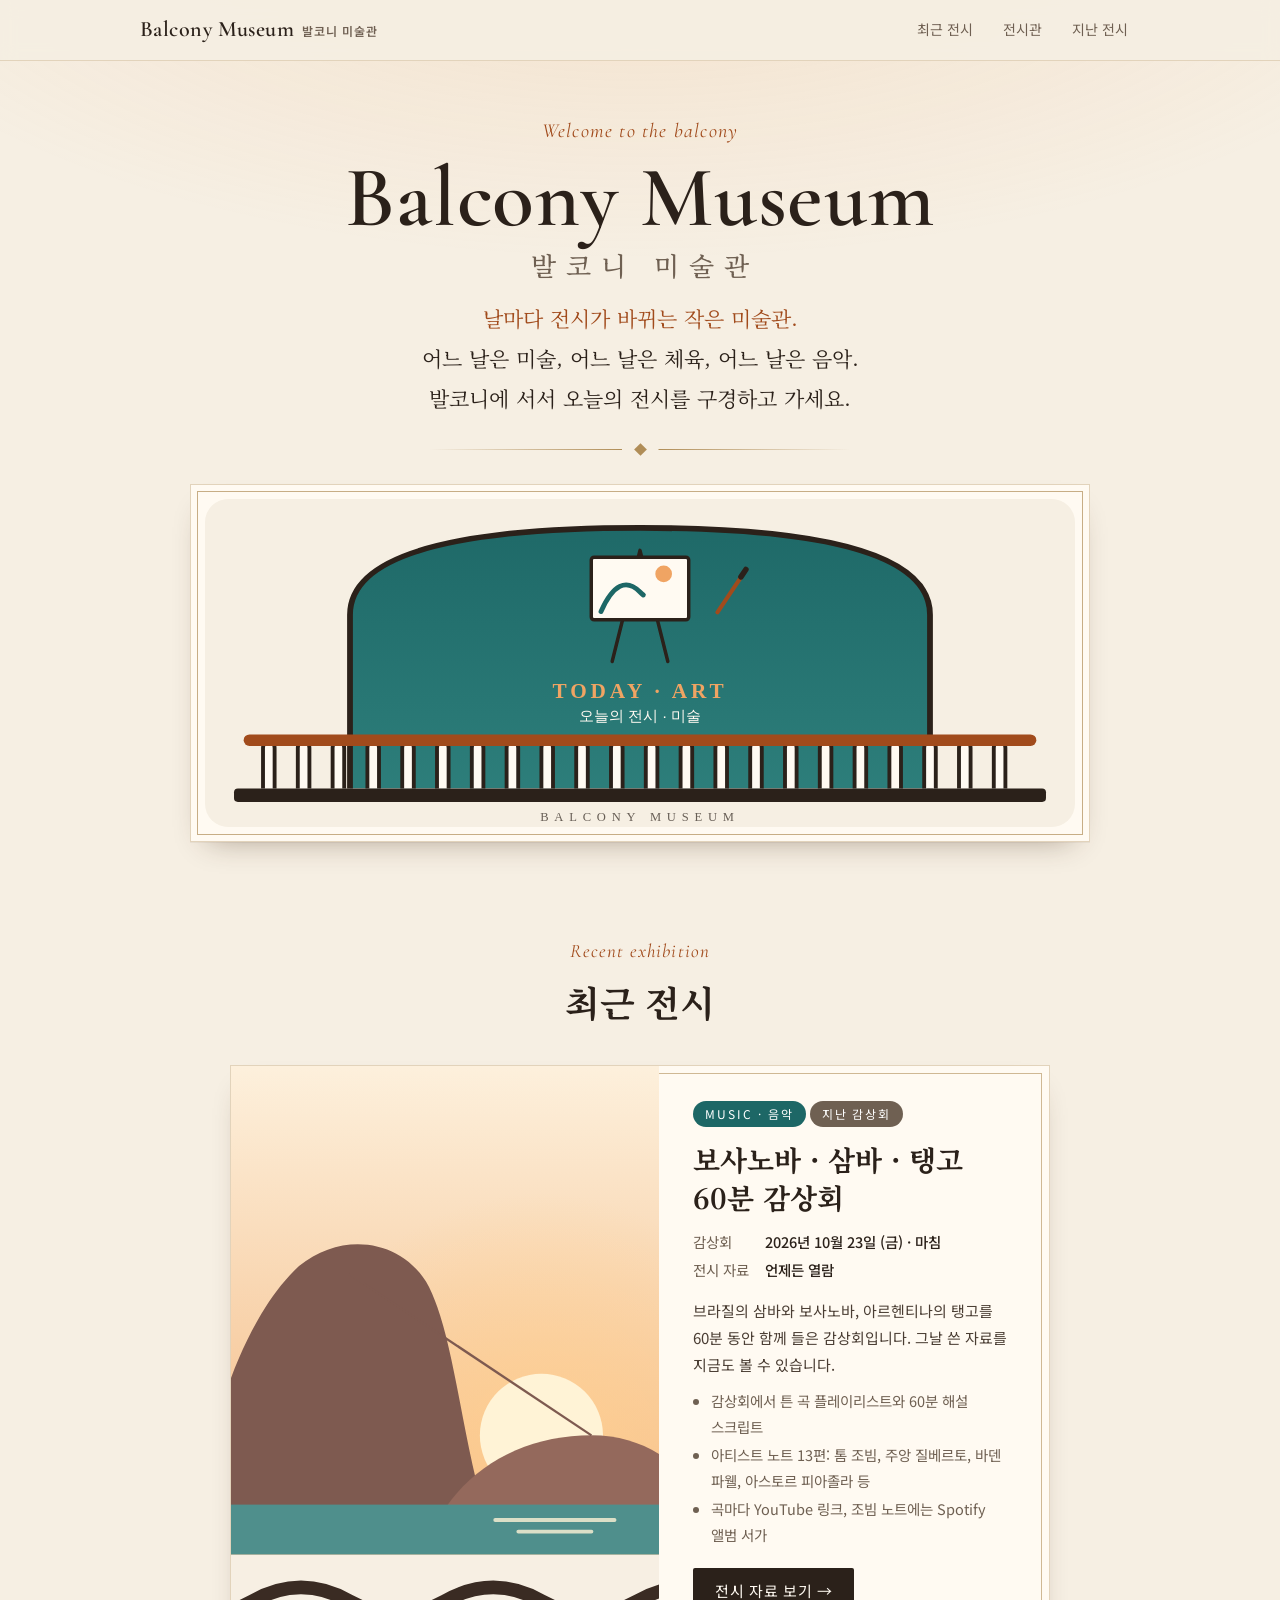
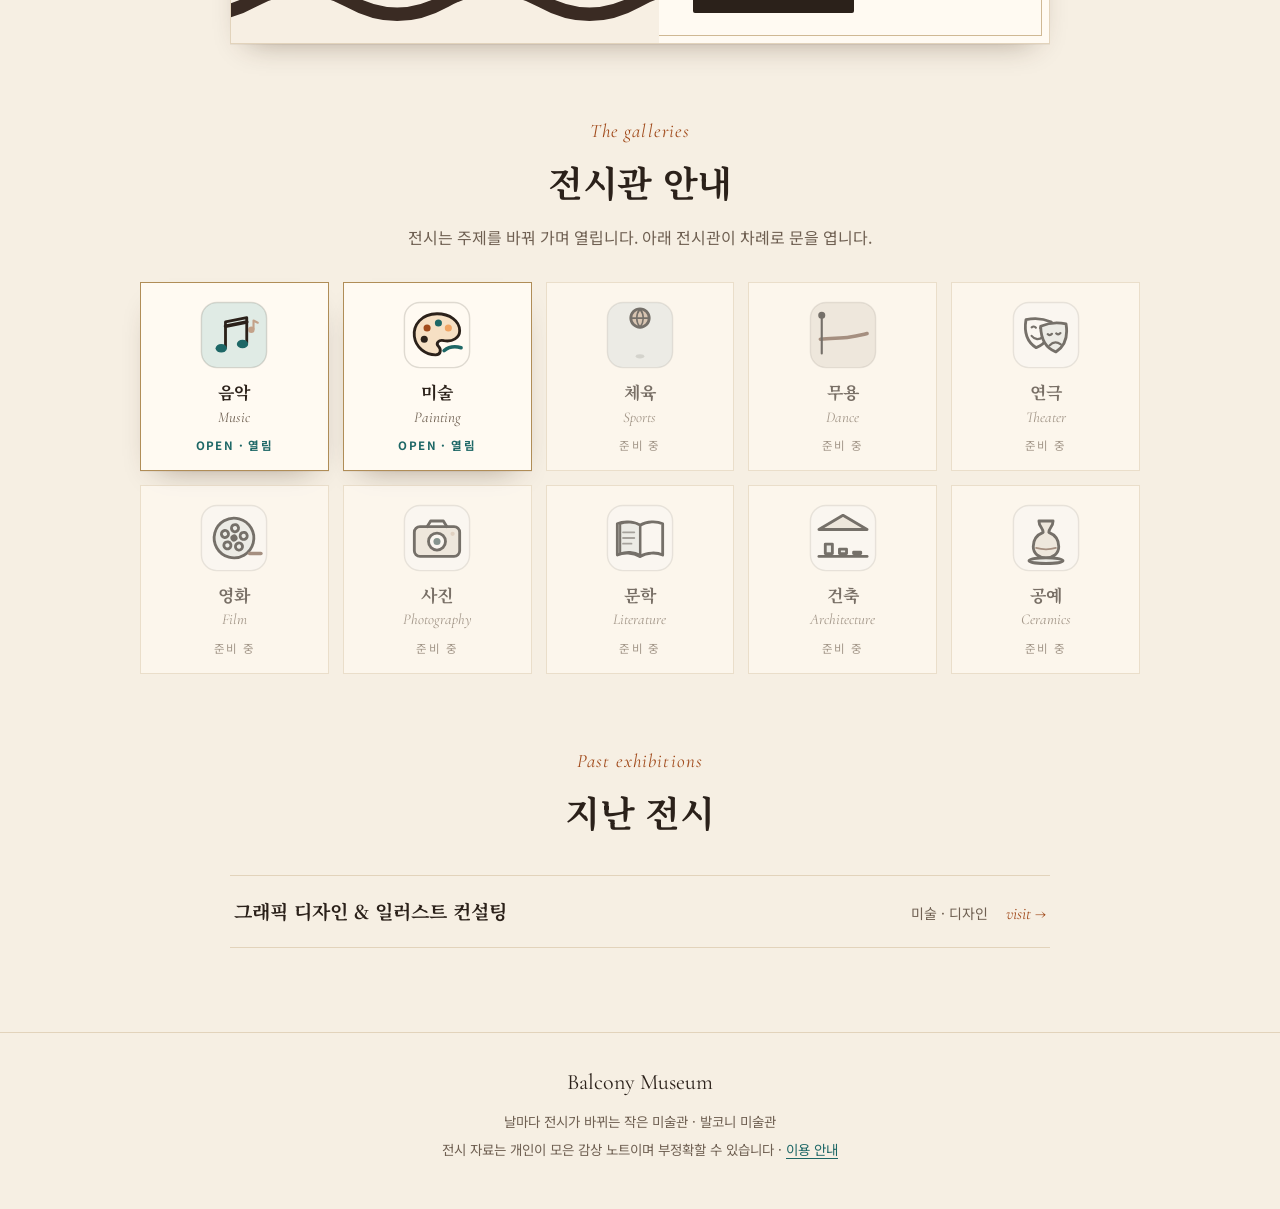
<file: index.html>
<!doctype html>
<html lang="ko">
<head>
<meta charset="utf-8">
<script>
// 예전에 공유된 보사노바 감상회 링크(balconymuseum.com/#/tracks, #/doc/..., #program 등)를 새 주소로 넘긴다.
(function () {
  var h = location.hash;
  if (!h) return;
  if (/^#\//.test(h) || /^#(program|tracks|artists|docs|check)(\/|$)/.test(h)) {
    if (h.charAt(1) !== "/") h = "#/" + h.slice(1);
    location.replace("/exhibits/bossa-nova/" + h);
  }
})();
</script>
<meta name="viewport" content="width=device-width,initial-scale=1">
<title>Balcony Museum · 발코니 미술관</title>
<meta name="description" content="날마다 전시가 바뀌는 작은 미술관. 어느 날은 미술, 어느 날은 체육, 어느 날은 음악. 최근 전시는 보사노바·삼바·탱고 60분 감상회입니다.">
<meta name="robots" content="noai, noimageai">
<meta name="theme-color" content="#f6efe3">
<meta property="og:title" content="Balcony Museum · 발코니 미술관">
<meta property="og:description" content="날마다 전시가 바뀌는 작은 미술관">
<meta property="og:type" content="website">
<link rel="canonical" href="https://balconymuseum.com/">
<link rel="icon" href="favicon.svg" type="image/svg+xml">
<link rel="icon" href="favicon.ico" sizes="any">
<link rel="apple-touch-icon" href="apple-touch-icon.png">
<link rel="preconnect" href="https://fonts.googleapis.com"><link rel="preconnect" href="https://fonts.gstatic.com" crossorigin>
<link href="https://fonts.googleapis.com/css2?family=Cormorant+Garamond:ital,wght@0,500;0,600;1,500&family=Noto+Sans+KR:wght@400;500;700&family=Noto+Serif+KR:wght@500;700&display=swap" rel="stylesheet">
<style>
:root{
  --bg:#f6efe3; --paper:#fffaf2; --ink:#2b211a; --muted:#6f6052; --line:#e2d3bb;
  --rust:#a14b1c; --teal:#1d6766; --sun:#f0a463; --gold:#b08d57;
  --shadow:0 1px 0 rgba(60,35,15,.05),0 14px 30px -18px rgba(60,35,15,.45);
  --latin:"Cormorant Garamond","Iowan Old Style",Georgia,serif;
  --serif:"Noto Serif KR","Iowan Old Style",Georgia,serif;
  --sans:"Noto Sans KR",-apple-system,"Segoe UI","Apple SD Gothic Neo","Malgun Gothic",sans-serif;
}
*{box-sizing:border-box}
html{scroll-behavior:smooth;scroll-padding-top:72px}
body{margin:0;background:var(--bg);color:var(--ink);font:16px/1.8 var(--sans);-webkit-font-smoothing:antialiased}
body::before{content:"";position:fixed;inset:0;pointer-events:none;background:radial-gradient(1200px 500px at 50% -10%,rgba(240,164,99,.18),transparent 70%)}
a{color:var(--teal);text-underline-offset:3px}
a:focus-visible{outline:2px solid var(--teal);outline-offset:3px;border-radius:4px}
.skip{position:absolute;left:-999px}.skip:focus{left:16px;top:8px;z-index:99;background:var(--paper);padding:6px 10px}
.wrap{max-width:1040px;margin:0 auto;padding:0 20px;position:relative}

/* 상단 메뉴 */
nav.top{position:sticky;top:0;z-index:20;background:color-mix(in srgb,var(--bg) 90%,transparent);backdrop-filter:blur(8px);border-bottom:1px solid var(--line)}
nav.top .wrap{display:flex;align-items:center;gap:6px;padding-top:10px;padding-bottom:10px;overflow-x:auto;scrollbar-width:none}
.brand{font-family:var(--latin);font-weight:600;font-size:22px;letter-spacing:.02em;color:var(--ink);text-decoration:none;margin-right:auto;white-space:nowrap}
.brand small{font-family:var(--sans);font-size:12px;color:var(--muted);letter-spacing:.08em;margin-left:8px}
nav.top a.n{white-space:nowrap;color:var(--muted);text-decoration:none;font-size:14px;padding:4px 12px;border-radius:99px}
nav.top a.n:hover{background:rgba(29,103,102,.1);color:var(--teal)}

/* 히어로: 액자에 걸린 배너 */
.hero{text-align:center;padding:52px 0 30px}
.eyebrow{font-family:var(--latin);font-style:italic;font-size:20px;color:var(--rust);letter-spacing:.06em;margin:0}
h1{font-family:var(--latin);font-weight:600;font-size:clamp(44px,9vw,86px);line-height:1.02;letter-spacing:.01em;margin:6px 0 4px}
h1 span{display:block;font-family:var(--serif);font-weight:500;font-size:clamp(18px,3vw,26px);letter-spacing:.38em;color:var(--muted);margin-top:10px;padding-left:.38em}
.lede{font-family:var(--serif);font-size:clamp(17px,2.4vw,21px);max-width:620px;margin:20px auto 0;line-height:1.9}
.lede em{font-style:normal;color:var(--rust)}
.lede,.sec-h p,.plaque p,.plaque li,.plaque h3{word-break:keep-all;overflow-wrap:break-word}
.orn{display:flex;align-items:center;justify-content:center;gap:14px;margin:26px auto 30px;color:var(--gold);max-width:420px}
.orn::before,.orn::after{content:"";height:1px;flex:1;background:linear-gradient(90deg,transparent,var(--gold))}
.orn::after{transform:scaleX(-1)}
.orn i{width:9px;height:9px;background:var(--gold);transform:rotate(45deg);display:block}
.frame{max-width:900px;margin:0 auto;padding:14px;background:var(--paper);border:1px solid var(--line);box-shadow:var(--shadow);position:relative}
.frame::before{content:"";position:absolute;inset:6px;border:1px solid var(--gold);opacity:.7;pointer-events:none}
.frame img{display:block;width:100%;height:auto}

/* 섹션 공통 */
section.block{padding:62px 0 8px}
.sec-h{text-align:center;margin-bottom:30px}
.sec-h .k{font-family:var(--latin);font-style:italic;color:var(--rust);font-size:19px;letter-spacing:.06em;margin:0;max-width:none}
.sec-h h2{font-family:var(--serif);font-weight:700;font-size:clamp(26px,4vw,36px);margin:2px 0 0;letter-spacing:-.01em}
.sec-h p{color:var(--muted);margin:8px auto 0;max-width:560px}

/* 최근 전시: 안내판 */
.plaque{max-width:820px;margin:0 auto;background:var(--paper);border:1px solid var(--line);box-shadow:var(--shadow);position:relative;display:grid;grid-template-columns:1.1fr 1fr}
.plaque::before{content:"";position:absolute;inset:7px;border:1px solid var(--gold);opacity:.6;pointer-events:none}
.plaque .art{background:linear-gradient(180deg,#fdf0dc,#f6c595 65%,#ee9f6c);display:grid;place-items:center;min-height:240px;position:relative;overflow:hidden}
.plaque .art svg{width:100%;height:100%;position:absolute;inset:0}
.plaque .txt{padding:32px 34px 30px}
.tag.past-tag{background:var(--muted)}
.tag{display:inline-block;font-size:12px;letter-spacing:.16em;text-transform:uppercase;color:#fff;background:var(--teal);padding:2px 12px;border-radius:99px}
.plaque h3{font-family:var(--serif);font-size:clamp(22px,3vw,28px);line-height:1.35;margin:14px 0 4px}
.facts{display:grid;grid-template-columns:auto 1fr;gap:2px 16px;margin:12px 0 14px;font-size:14.5px}
.facts dt{color:var(--muted)}.facts dd{margin:0;font-weight:500}
.plaque p{margin:0 0 10px;font-size:15px;color:#4a3d33}
.plaque ul{margin:0 0 20px;padding-left:18px;font-size:14.5px;color:var(--muted)}
.plaque li{margin:2px 0}
.btn{display:inline-block;background:var(--ink);color:var(--paper);text-decoration:none;padding:9px 22px;border-radius:2px;font-size:15px;letter-spacing:.04em;transition:background .2s,transform .2s}
.btn:hover{background:var(--rust);transform:translateY(-1px)}

/* 전시관 안내 */
.wings{list-style:none;margin:0;padding:0;display:grid;grid-template-columns:repeat(5,1fr);gap:14px}
.wing{background:var(--paper);border:1px solid var(--line);text-align:center;padding:18px 8px 14px;position:relative;transition:transform .25s,box-shadow .25s}
.wing img{width:68px;height:68px;display:block;margin:0 auto 8px}
.wing b{display:block;font-family:var(--serif);font-size:17px}
.wing small{display:block;font-family:var(--latin);font-style:italic;color:var(--muted);font-size:15px;line-height:1.3}
.wing .st{display:block;margin-top:8px;font-size:11.5px;letter-spacing:.12em;text-transform:uppercase;color:var(--muted)}
.wing.soon{opacity:.62}
.wing.soon img{filter:grayscale(.65)}
.wing.open{border-color:var(--gold);box-shadow:var(--shadow)}
.wing.open .st{color:var(--teal);font-weight:700}
.wing.open a{position:absolute;inset:0}
.wing.open:hover{transform:translateY(-3px)}

/* 지난 전시 */
.past{max-width:820px;margin:0 auto;list-style:none;padding:0}
.past li a{display:flex;align-items:baseline;gap:18px;padding:18px 4px;border-top:1px solid var(--line);border-bottom:1px solid var(--line);text-decoration:none;color:var(--ink);transition:background .2s,padding .2s}
.past li a:hover{background:rgba(176,141,87,.12);padding-left:14px}
.past .t{font-family:var(--serif);font-size:19px;font-weight:700}
.past .m{color:var(--muted);font-size:14px;margin-left:auto;white-space:nowrap}
.past .go{color:var(--rust);font-family:var(--latin);font-style:italic;font-size:17px}

footer{margin-top:76px;border-top:1px solid var(--line);padding:30px 20px 44px;text-align:center;color:var(--muted);font-size:13.5px}
footer .brand2{font-family:var(--latin);font-size:22px;color:var(--ink);display:block;margin-bottom:6px}
footer p{margin:4px 0}

/* 입장 애니메이션 */
@keyframes rise{from{opacity:0;transform:translateY(14px)}to{opacity:1;transform:none}}
.hero > *,.frame,.plaque,.wings,.past{animation:rise .8s both}
.hero .lede{animation-delay:.1s}.frame{animation-delay:.2s}.plaque{animation-delay:.1s}
@media (prefers-reduced-motion:reduce){html{scroll-behavior:auto}*{animation:none!important;transition:none!important}}

@media (max-width:860px){.wings{grid-template-columns:repeat(3,1fr)}.plaque{grid-template-columns:1fr}.plaque .art{min-height:170px}}
@media (max-width:560px){.wings{grid-template-columns:repeat(2,1fr)}.plaque .txt{padding:26px 22px}.past li a{flex-wrap:wrap;gap:4px 14px}.past .m{margin-left:0}.brand small{display:none}}
</style>
</head>
<body>
<a class="skip" href="#main">본문으로 바로가기</a>
<nav class="top" aria-label="주 메뉴"><div class="wrap">
  <a class="brand" href="/">Balcony Museum<small>발코니 미술관</small></a>
  <a class="n" href="#now">최근 전시</a>
  <a class="n" href="#wings">전시관</a>
  <a class="n" href="#past">지난 전시</a>
</div></nav>

<main id="main">
<header class="hero"><div class="wrap">
  <p class="eyebrow">Welcome to the balcony</p>
  <h1>Balcony Museum<span>발코니 미술관</span></h1>
  <p class="lede"><em>날마다 전시가 바뀌는 작은 미술관.</em><br>어느 날은 미술, 어느 날은 체육, 어느 날은 음악.<br>발코니에 서서 오늘의 전시를 구경하고 가세요.</p>
  <div class="orn" aria-hidden="true"><i></i></div>
  <div class="frame"><img src="assets/readme/banner.svg" width="900" height="340" alt="Balcony Museum: 오늘의 전시가 음악, 미술, 체육으로 바뀌는 발코니 미술관"></div>
</div></header>

<section class="block" id="now"><div class="wrap">
  <div class="sec-h"><p class="k">Recent exhibition</p><h2>최근 전시</h2></div>
  <article class="plaque">
    <div class="art" aria-hidden="true">
      <svg viewBox="0 0 400 300" preserveAspectRatio="xMidYMax slice"><defs><radialGradient id="g"><stop offset="0" stop-color="#ffcf8f" stop-opacity=".8"/><stop offset="1" stop-color="#ffcf8f" stop-opacity="0"/></radialGradient></defs>
        <circle cx="250" cy="196" r="130" fill="url(#g)"/><circle cx="250" cy="192" r="32" fill="#fff3d6"/>
        <path d="M0 214 C40 190 90 190 120 214 L150 230 L0 230Z" fill="#c99682"/>
        <path d="M70 230 C80 180 96 130 124 104 C146 86 176 90 190 112 C204 136 208 190 220 230Z" fill="#7e5a50"/>
        <path d="M200 230 C216 206 244 192 276 192 C306 192 326 210 340 230Z" fill="#94695c"/>
        <path d="M276 192 L150 108" stroke="#7e5a50" stroke-width="1.2" fill="none"/>
        <rect y="228" width="400" height="26" fill="#4f8f8c"/><path d="M226 236h62M238 242h38" stroke="#fff3d6" stroke-width="2" stroke-linecap="round" opacity=".8"/>
        <path d="M0 254h400v46H0z" fill="#f7efe3"/><path d="M0 278q25-14 50 0t50 0 50 0 50 0 50 0 50 0 50 0 50 0" fill="none" stroke="#3a2b23" stroke-width="7"/></svg>
    </div>
    <div class="txt">
      <span class="tag">Music · 음악</span> <span class="tag past-tag">지난 감상회</span>
      <h3>보사노바 · 삼바 · 탱고<br>60분 감상회</h3>
      <dl class="facts"><dt>감상회</dt><dd>2026년 10월 23일 (금) · 마침</dd><dt>전시 자료</dt><dd>언제든 열람</dd></dl>
      <p>브라질의 삼바와 보사노바, 아르헨티나의 탱고를 60분 동안 함께 들은 감상회입니다. 그날 쓴 자료를 지금도 볼 수 있습니다.</p>
      <ul>
        <li>감상회에서 튼 곡 플레이리스트와 60분 해설 스크립트</li>
        <li>아티스트 노트 13편: 톰 조빔, 주앙 질베르토, 바덴 파웰, 아스토르 피아졸라 등</li>
        <li>곡마다 YouTube 링크, 조빔 노트에는 Spotify 앨범 서가</li>
      </ul>
      <a class="btn" href="/exhibits/bossa-nova/">전시 자료 보기 →</a>
    </div>
  </article>
</div></section>

<section class="block" id="wings"><div class="wrap">
  <div class="sec-h"><p class="k">The galleries</p><h2>전시관 안내</h2><p>전시는 주제를 바꿔 가며 열립니다. 아래 전시관이 차례로 문을 엽니다.</p></div>
  <ul class="wings">
    <li class="wing open"><img src="assets/readme/icons/music.svg" alt=""><b>음악</b><small>Music</small><span class="st">Open · 열림</span><a href="/exhibits/bossa-nova/" aria-label="음악 전시관 입장: 보사노바 감상회"></a></li>
    <li class="wing open"><img src="assets/readme/icons/painting.svg" alt=""><b>미술</b><small>Painting</small><span class="st">Open · 열림</span><a href="/illustration-charm/" aria-label="미술 전시관 입장: 그림 전시관"></a></li>
    <li class="wing soon"><img src="assets/readme/icons/sports.svg" alt=""><b>체육</b><small>Sports</small><span class="st">준비 중</span></li>
    <li class="wing soon"><img src="assets/readme/icons/dance.svg" alt=""><b>무용</b><small>Dance</small><span class="st">준비 중</span></li>
    <li class="wing soon"><img src="assets/readme/icons/theater.svg" alt=""><b>연극</b><small>Theater</small><span class="st">준비 중</span></li>
    <li class="wing soon"><img src="assets/readme/icons/film.svg" alt=""><b>영화</b><small>Film</small><span class="st">준비 중</span></li>
    <li class="wing soon"><img src="assets/readme/icons/photography.svg" alt=""><b>사진</b><small>Photography</small><span class="st">준비 중</span></li>
    <li class="wing soon"><img src="assets/readme/icons/literature.svg" alt=""><b>문학</b><small>Literature</small><span class="st">준비 중</span></li>
    <li class="wing soon"><img src="assets/readme/icons/architecture.svg" alt=""><b>건축</b><small>Architecture</small><span class="st">준비 중</span></li>
    <li class="wing soon"><img src="assets/readme/icons/ceramics.svg" alt=""><b>공예</b><small>Ceramics</small><span class="st">준비 중</span></li>
  </ul>
</div></section>

<section class="block" id="past"><div class="wrap">
  <div class="sec-h"><p class="k">Past exhibitions</p><h2>지난 전시</h2></div>
  <ul class="past">
    <li><a href="/exhibits/graphic-design/"><span class="t">그래픽 디자인 &amp; 일러스트 컨설팅</span><span class="m">미술 · 디자인</span><span class="go">visit →</span></a></li>
  </ul>
</div></section>
</main>

<footer>
  <span class="brand2">Balcony Museum</span>
  <p>날마다 전시가 바뀌는 작은 미술관 · 발코니 미술관</p>
  <p>전시 자료는 개인이 모은 감상 노트이며 부정확할 수 있습니다 · <a href="/exhibits/bossa-nova/#/notice">이용 안내</a></p>
</footer>
</body>
</html>
</file>
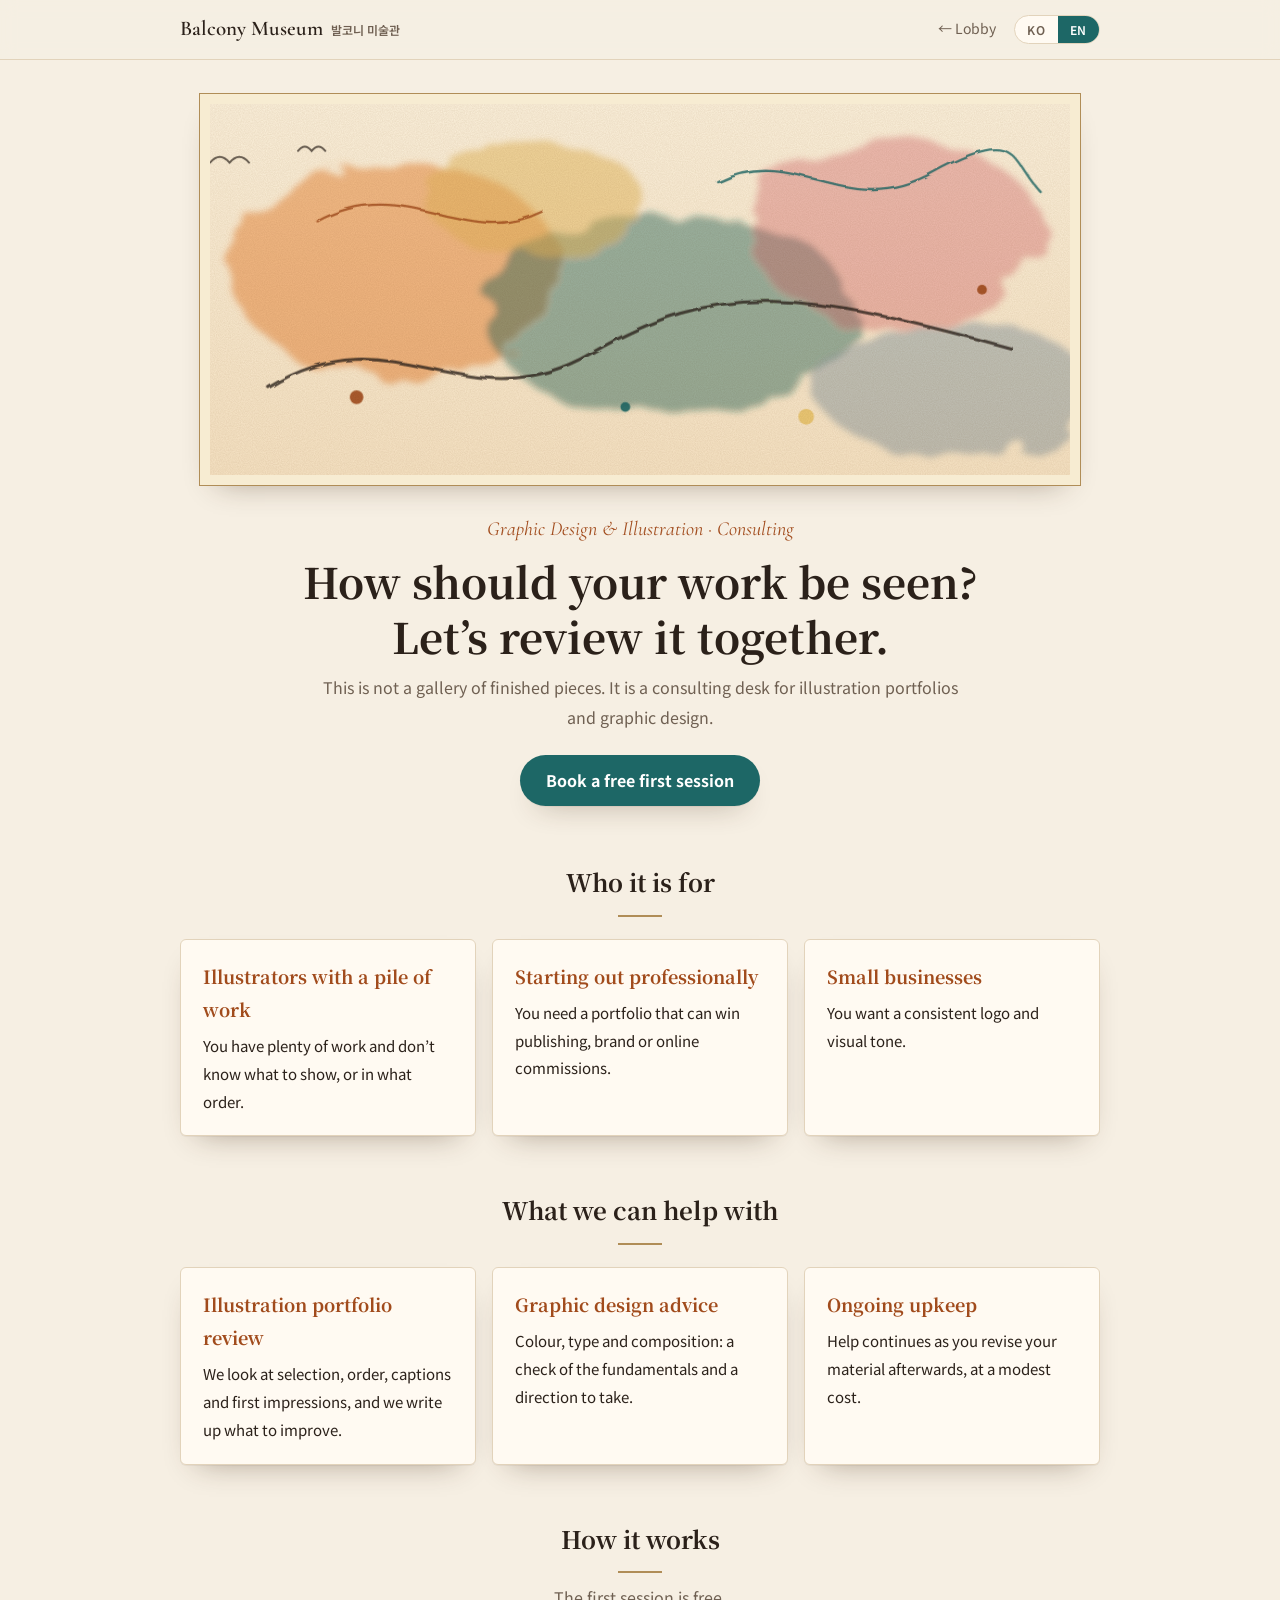
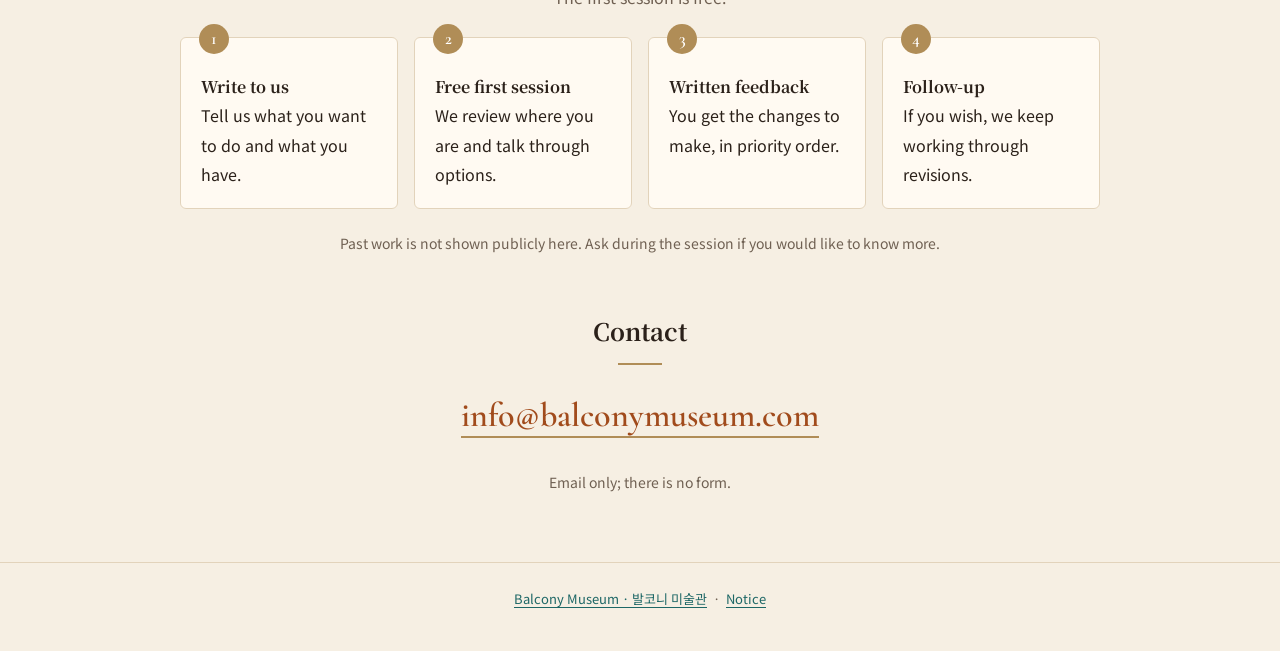
<file: exhibits/graphic-design/index.html>
<!doctype html>
<html lang="ko">
<head>
<meta charset="utf-8">
<meta name="viewport" content="width=device-width,initial-scale=1">
<title>Graphic Design &amp; Illustration Consulting · 발코니 미술관</title>
<meta name="description" content="일러스트레이션 포트폴리오 점검과 그래픽 디자인 상담. 첫 상담은 무료입니다. Portfolio review and design consulting — the first session is free.">
<meta name="robots" content="noai, noimageai">
<meta name="theme-color" content="#f6efe3">
<meta property="og:title" content="Graphic Design & Illustration Consulting · Balcony Museum">
<meta property="og:description" content="일러스트레이션 포트폴리오 점검 · 그래픽 디자인 상담 · 첫 상담 무료">
<meta property="og:type" content="website">
<link rel="canonical" href="https://balconymuseum.com/exhibits/graphic-design/">
<link rel="icon" href="/favicon.svg" type="image/svg+xml">
<link rel="icon" href="/favicon.ico" sizes="any">
<link rel="apple-touch-icon" href="/apple-touch-icon.png">
<link rel="preconnect" href="https://fonts.googleapis.com"><link rel="preconnect" href="https://fonts.gstatic.com" crossorigin>
<link href="https://fonts.googleapis.com/css2?family=Cormorant+Garamond:ital,wght@0,500;0,600;1,500&family=Noto+Sans+KR:wght@400;500;700&family=Noto+Serif+KR:wght@500;700&display=swap" rel="stylesheet">
<style>
:root{
  --bg:#f6efe3; --paper:#fffaf2; --ink:#2b211a; --muted:#6f6052; --line:#e2d3bb;
  --rust:#a14b1c; --teal:#1d6766; --sun:#f0a463; --gold:#b08d57;
  --shadow:0 1px 0 rgba(60,35,15,.05),0 14px 30px -18px rgba(60,35,15,.45);
  --latin:"Cormorant Garamond","Iowan Old Style",Georgia,serif;
  --serif:"Noto Serif KR","Iowan Old Style",Georgia,serif;
  --sans:"Noto Sans KR",-apple-system,"Segoe UI","Apple SD Gothic Neo","Malgun Gothic",sans-serif;
}
*{box-sizing:border-box}
html{scroll-behavior:smooth;scroll-padding-top:72px}
body{margin:0;background:var(--bg);color:var(--ink);font:16px/1.85 var(--sans);-webkit-font-smoothing:antialiased;word-break:keep-all}
a{color:var(--teal);text-underline-offset:3px}
a:focus-visible,button:focus-visible{outline:2px solid var(--teal);outline-offset:3px;border-radius:4px}
.wrap{max-width:960px;margin:0 auto;padding:0 20px}

/* 언어 전환: 기본 한국어, JS가 없으면 둘 다 보인다 */
.js[data-lang="ko"] [lang="en"]{display:none}
.js[data-lang="en"] [lang="ko"]{display:none}
.both [lang="en"]{display:block;color:var(--muted);font-size:.94em}

nav.top{position:sticky;top:0;z-index:20;background:color-mix(in srgb,var(--bg) 90%,transparent);backdrop-filter:blur(8px);border-bottom:1px solid var(--line)}
nav.top .wrap{display:flex;align-items:center;gap:8px;padding-top:10px;padding-bottom:10px}
.brand{font-family:var(--latin);font-weight:600;font-size:21px;color:var(--ink);text-decoration:none;margin-right:auto;white-space:nowrap}
.brand small{font-family:var(--sans);font-size:12px;color:var(--muted);margin-left:8px}
.lobby{font-size:14px;color:var(--muted);text-decoration:none;padding:4px 10px;border-radius:99px;white-space:nowrap}
.lobby:hover{background:rgba(29,103,102,.1);color:var(--teal)}
.lang{display:inline-flex;border:1px solid var(--line);border-radius:99px;overflow:hidden;background:var(--paper)}
.lang button{font:600 12px var(--sans);letter-spacing:.06em;border:0;background:none;padding:5px 12px;color:var(--muted);cursor:pointer}
.js[data-lang="ko"] .lang button[data-l="ko"],.js[data-lang="en"] .lang button[data-l="en"]{background:var(--teal);color:#fff}
.lang{display:none}.js .lang{display:inline-flex}

/* 히어로 */
.hero{padding:34px 0 8px;text-align:center}
.art{max-width:880px;margin:0 auto;border:10px solid #f7ecd2;outline:1px solid var(--gold);box-shadow:var(--shadow);background:var(--paper);line-height:0}
.art svg{width:100%;height:auto;display:block}
.eyebrow{font-family:var(--latin);font-style:italic;font-size:20px;color:var(--rust);margin:26px 0 0}
h1{font-family:var(--serif);font-weight:700;font-size:clamp(26px,5vw,42px);line-height:1.3;margin:6px 0 10px}
.lead{max-width:640px;margin:0 auto;color:var(--muted)}
.cta{display:inline-block;margin-top:22px;background:var(--teal);color:#fff;text-decoration:none;padding:11px 26px;border-radius:99px;font-weight:700;box-shadow:var(--shadow)}
.cta:hover{background:#17504f}

section{padding:46px 0 6px}
h2{font-family:var(--serif);font-size:24px;margin:0 0 4px;text-align:center}
h2::after{content:"";display:block;width:44px;height:2px;background:var(--gold);margin:10px auto 0}
.sub{text-align:center;color:var(--muted);margin:10px 0 24px}
.grid{display:grid;grid-template-columns:repeat(auto-fit,minmax(240px,1fr));gap:16px}
.card{background:var(--paper);border:1px solid var(--line);border-radius:6px;padding:20px 22px;box-shadow:var(--shadow)}
.card h3{font-family:var(--serif);font-size:18px;margin:0 0 6px;color:var(--rust)}
.card p{margin:0;font-size:15px}
.card .en{display:block;margin-top:6px;color:var(--muted);font-size:14px}
.steps{counter-reset:s;list-style:none;padding:0;margin:0;display:grid;grid-template-columns:repeat(auto-fit,minmax(200px,1fr));gap:16px}
.steps li{counter-increment:s;background:var(--paper);border:1px solid var(--line);border-radius:6px;padding:18px 20px;position:relative;padding-top:34px}
.steps li::before{content:counter(s);position:absolute;top:-14px;left:18px;width:30px;height:30px;border-radius:50%;background:var(--gold);color:#fff;font:600 17px/30px var(--latin);text-align:center}
.steps b{display:block;font-family:var(--serif)}
.note{max-width:640px;margin:22px auto 0;text-align:center;font-size:14px;color:var(--muted)}
.contact{text-align:center;margin:20px 0 0}
.contact a.mail{font-family:var(--latin);font-size:clamp(24px,5vw,34px);font-weight:600;color:var(--rust);text-decoration:none;border-bottom:2px solid var(--gold)}
footer{margin-top:60px;border-top:1px solid var(--line);padding:24px 0 40px;text-align:center;color:var(--muted);font-size:13px}

/* 히어로 SVG 애니메이션 */
.wash{transform-box:fill-box;transform-origin:center;animation:drift 14s ease-in-out infinite alternate}
.wash.b{animation-duration:18s;animation-delay:-5s}
.wash.c{animation-duration:11s;animation-delay:-8s}
@keyframes drift{from{transform:translate(-14px,4px) scale(1)}to{transform:translate(16px,-6px) scale(1.06)}}
.stroke{stroke-dasharray:1;stroke-dashoffset:1;animation:draw 3.4s .4s ease-out forwards}
.stroke.s2{animation-delay:1.2s}.stroke.s3{animation-delay:2s}
@keyframes draw{to{stroke-dashoffset:0}}
.dot{opacity:0;animation:pop .8s ease-out forwards, bob 5s ease-in-out infinite alternate}
@keyframes pop{to{opacity:.9}}
@keyframes bob{from{translate:0 0}to{translate:0 -9px}}
.bird{animation:fly 22s linear infinite}
@keyframes fly{from{transform:translateX(-80px)}to{transform:translateX(980px)}}
@media (prefers-reduced-motion:reduce){.wash,.dot,.bird{animation:none}.dot{opacity:.9}.stroke{animation:none;stroke-dashoffset:0}}
</style>
</head>
<body class="both">
<script>
(function(){
  var d=document.documentElement,b=document.body,l;
  try{l=localStorage.getItem("gd-lang")}catch(e){}
  if(!l)l=/^ko/i.test(navigator.language||"ko")?"ko":"en";
  d.className+=" js";d.setAttribute("data-lang",l);b.className="";
  d.lang=l;
  window.setLang=function(x){d.setAttribute("data-lang",x);d.lang=x;try{localStorage.setItem("gd-lang",x)}catch(e){}};
})();
</script>

<nav class="top"><div class="wrap">
  <a class="brand" href="/">Balcony Museum<small>발코니 미술관</small></a>
  <a class="lobby" href="/"><span lang="ko">← 로비</span><span lang="en">← Lobby</span></a>
  <span class="lang" role="group" aria-label="Language"><button type="button" data-l="ko" onclick="setLang('ko')">KO</button><button type="button" data-l="en" onclick="setLang('en')">EN</button></span>
</div></nav>

<header class="hero"><div class="wrap">
  <div class="art" role="img" aria-label="수채화풍의 추상 일러스트: 번지는 물감과 붓 자국 / An abstract watercolor illustration of blooming washes and brush strokes">
    <svg viewBox="0 0 880 380" preserveAspectRatio="xMidYMid slice" aria-hidden="true">
      <defs>
        <filter id="wc" x="-20%" y="-20%" width="140%" height="140%">
          <feTurbulence type="fractalNoise" baseFrequency="0.012 0.02" numOctaves="3" seed="7" result="n"/>
          <feDisplacementMap in="SourceGraphic" in2="n" scale="46"/>
          <feGaussianBlur stdDeviation="3.2"/>
        </filter>
        <filter id="grain" x="0" y="0" width="100%" height="100%">
          <feTurbulence type="fractalNoise" baseFrequency="0.9" numOctaves="2" seed="3"/>
          <feColorMatrix values="0 0 0 0 .45  0 0 0 0 .32  0 0 0 0 .2  0 0 0 .22 0"/>
        </filter>
        <filter id="brush" x="-5%" y="-30%" width="110%" height="160%">
          <feTurbulence type="fractalNoise" baseFrequency="0.05" numOctaves="2" seed="11" result="n"/>
          <feDisplacementMap in="SourceGraphic" in2="n" scale="5"/>
        </filter>
        <linearGradient id="sky" x1="0" y1="0" x2="0" y2="1"><stop offset="0" stop-color="#fbf1dc"/><stop offset="1" stop-color="#f6e3c4"/></linearGradient>
      </defs>
      <rect width="880" height="380" fill="url(#sky)"/>
      <g filter="url(#wc)" style="mix-blend-mode:multiply">
        <ellipse class="wash" cx="190" cy="170" rx="170" ry="110" fill="#f0a463" opacity=".62"/>
        <ellipse class="wash b" cx="470" cy="215" rx="190" ry="105" fill="#1d6766" opacity=".42"/>
        <ellipse class="wash c" cx="700" cy="130" rx="150" ry="95" fill="#d9697a" opacity=".38"/>
        <ellipse class="wash b" cx="330" cy="95" rx="110" ry="60" fill="#e9c46a" opacity=".5"/>
        <ellipse class="wash" cx="760" cy="290" rx="140" ry="70" fill="#6a8fb8" opacity=".38"/>
      </g>
      <g fill="none" stroke-linecap="round" filter="url(#brush)">
        <path class="stroke" pathLength="1" d="M60 290 C190 210 260 330 390 255 S600 190 820 250" stroke="#2b211a" stroke-width="3.2" opacity=".78"/>
        <path class="stroke s2" pathLength="1" d="M110 120 C200 70 260 150 340 110" stroke="#a14b1c" stroke-width="2.4" opacity=".8"/>
        <path class="stroke s3" pathLength="1" d="M520 80 C600 40 650 120 740 70 S820 60 850 90" stroke="#1d6766" stroke-width="2.4" opacity=".8"/>
      </g>
      <g fill="#a14b1c">
        <circle class="dot" cx="150" cy="300" r="7" style="animation-delay:2.4s,3.2s"/>
        <circle class="dot" cx="425" cy="310" r="5" fill="#1d6766" style="animation-delay:2.7s,3.5s"/>
        <circle class="dot" cx="610" cy="320" r="8" fill="#e9c46a" style="animation-delay:3s,3.8s"/>
        <circle class="dot" cx="790" cy="190" r="5" style="animation-delay:3.3s,4.1s"/>
      </g>
      <g class="bird" fill="none" stroke="#2b211a" stroke-width="2" stroke-linecap="round" opacity=".7">
        <path d="M0 60 q10 -12 20 0 q10 -12 20 0"/><path d="M60 40 q7 -9 14 0 q7 -9 14 0" transform="translate(30 8)"/>
      </g>
      <rect width="880" height="380" filter="url(#grain)" style="mix-blend-mode:multiply"/>
    </svg>
  </div>
  <p class="eyebrow">Graphic Design &amp; Illustration · Consulting</p>
  <h1><span lang="ko">내 그림을 어떻게 보여줄까,<br>함께 점검해 드립니다</span><span lang="en">How should your work be seen?<br>Let’s review it together.</span></h1>
  <p class="lead">
    <span lang="ko">이곳은 작품을 걸어 둔 전시가 아니라, 일러스트레이션 포트폴리오와 그래픽 디자인을 다듬도록 돕는 <b>상담 안내</b> 전시입니다.</span>
    <span lang="en">This is not a gallery of finished pieces. It is a consulting desk for illustration portfolios and graphic design.</span>
  </p>
  <a class="cta" href="mailto:info@balconymuseum.com?subject=%EC%83%81%EB%8B%B4%20%EB%AC%B8%EC%9D%98%20%2F%20Consulting%20inquiry"><span lang="ko">첫 상담 신청 (무료)</span><span lang="en">Book a free first session</span></a>
</div></header>

<main class="wrap">
  <section id="who">
    <h2><span lang="ko">이런 분께</span><span lang="en">Who it is for</span></h2>
    <div class="grid" style="margin-top:22px">
      <div class="card"><h3><span lang="ko">그림을 모아 둔 분</span><span lang="en">Illustrators with a pile of work</span></h3><p><span lang="ko">그림은 많은데 어떤 것을, 어떤 순서로 보여줘야 할지 막막한 분.</span><span lang="en">You have plenty of work and don’t know what to show, or in what order.</span></p></div>
      <div class="card"><h3><span lang="ko">일러스트로 일을 시작하려는 분</span><span lang="en">Starting out professionally</span></h3><p><span lang="ko">출판·브랜드·온라인 작업 의뢰를 받기 위한 포트폴리오가 필요한 분.</span><span lang="en">You need a portfolio that can win publishing, brand or online commissions.</span></p></div>
      <div class="card"><h3><span lang="ko">작은 사업을 하는 분</span><span lang="en">Small businesses</span></h3><p><span lang="ko">로고와 이미지 톤을 한결같이 정리하고 싶은 분.</span><span lang="en">You want a consistent logo and visual tone.</span></p></div>
    </div>
  </section>

  <section id="help">
    <h2><span lang="ko">도와드리는 일</span><span lang="en">What we can help with</span></h2>
    <div class="grid" style="margin-top:22px">
      <div class="card"><h3><span lang="ko">일러스트레이션 포트폴리오 점검</span><span lang="en">Illustration portfolio review</span></h3><p><span lang="ko">작품 선별과 배치, 설명 글, 첫인상을 함께 살펴보고 고칠 점을 정리해 드립니다.</span><span lang="en">We look at selection, order, captions and first impressions, and we write up what to improve.</span></p></div>
      <div class="card"><h3><span lang="ko">그래픽 디자인 상담</span><span lang="en">Graphic design advice</span></h3><p><span lang="ko">색, 글자, 구도 같은 기본기를 점검하고 방향을 잡아 드립니다.</span><span lang="en">Colour, type and composition: a check of the fundamentals and a direction to take.</span></p></div>
      <div class="card"><h3><span lang="ko">유지보수</span><span lang="en">Ongoing upkeep</span></h3><p><span lang="ko">상담 후 자료를 고쳐 나갈 때 계속 도와드립니다. 비용은 부담 없는 수준으로 맞춥니다.</span><span lang="en">Help continues as you revise your material afterwards, at a modest cost.</span></p></div>
    </div>
  </section>

  <section id="how">
    <h2><span lang="ko">진행 방식</span><span lang="en">How it works</span></h2>
    <p class="sub"><span lang="ko">첫 상담은 무료입니다.</span><span lang="en">The first session is free.</span></p>
    <ol class="steps">
      <li><b><span lang="ko">이메일로 문의</span><span lang="en">Write to us</span></b><span lang="ko">하고 싶은 일과 가진 자료를 간단히 알려 주세요.</span><span lang="en">Tell us what you want to do and what you have.</span></li>
      <li><b><span lang="ko">첫 상담 (무료)</span><span lang="en">Free first session</span></b><span lang="ko">현재 상태를 함께 보고 가능한 방향을 이야기합니다.</span><span lang="en">We review where you are and talk through options.</span></li>
      <li><b><span lang="ko">점검 의견</span><span lang="en">Written feedback</span></b><span lang="ko">고칠 점과 우선순위를 정리해 전해 드립니다.</span><span lang="en">You get the changes to make, in priority order.</span></li>
      <li><b><span lang="ko">이어서 도움</span><span lang="en">Follow-up</span></b><span lang="ko">원하시면 수정 과정을 계속 함께합니다.</span><span lang="en">If you wish, we keep working through revisions.</span></li>
    </ol>
    <p class="note"><span lang="ko">작업 사례는 이곳에 공개하지 않습니다. 필요하시면 상담 중에 말씀드립니다.</span><span lang="en">Past work is not shown publicly here. Ask during the session if you would like to know more.</span></p>
  </section>

  <section id="contact">
    <h2><span lang="ko">문의</span><span lang="en">Contact</span></h2>
    <p class="contact"><a class="mail" href="mailto:info@balconymuseum.com">info@balconymuseum.com</a></p>
    <p class="note"><span lang="ko">문의 양식 없이 이메일로만 받습니다.</span><span lang="en">Email only; there is no form.</span></p>
  </section>
</main>

<footer><div class="wrap">
  <a href="/">Balcony Museum · 발코니 미술관</a> &nbsp;·&nbsp;
  <a href="/exhibits/bossa-nova/#/notice"><span lang="ko">이용 안내</span><span lang="en">Notice</span></a>
</div></footer>
</body>
</html>
</file>
